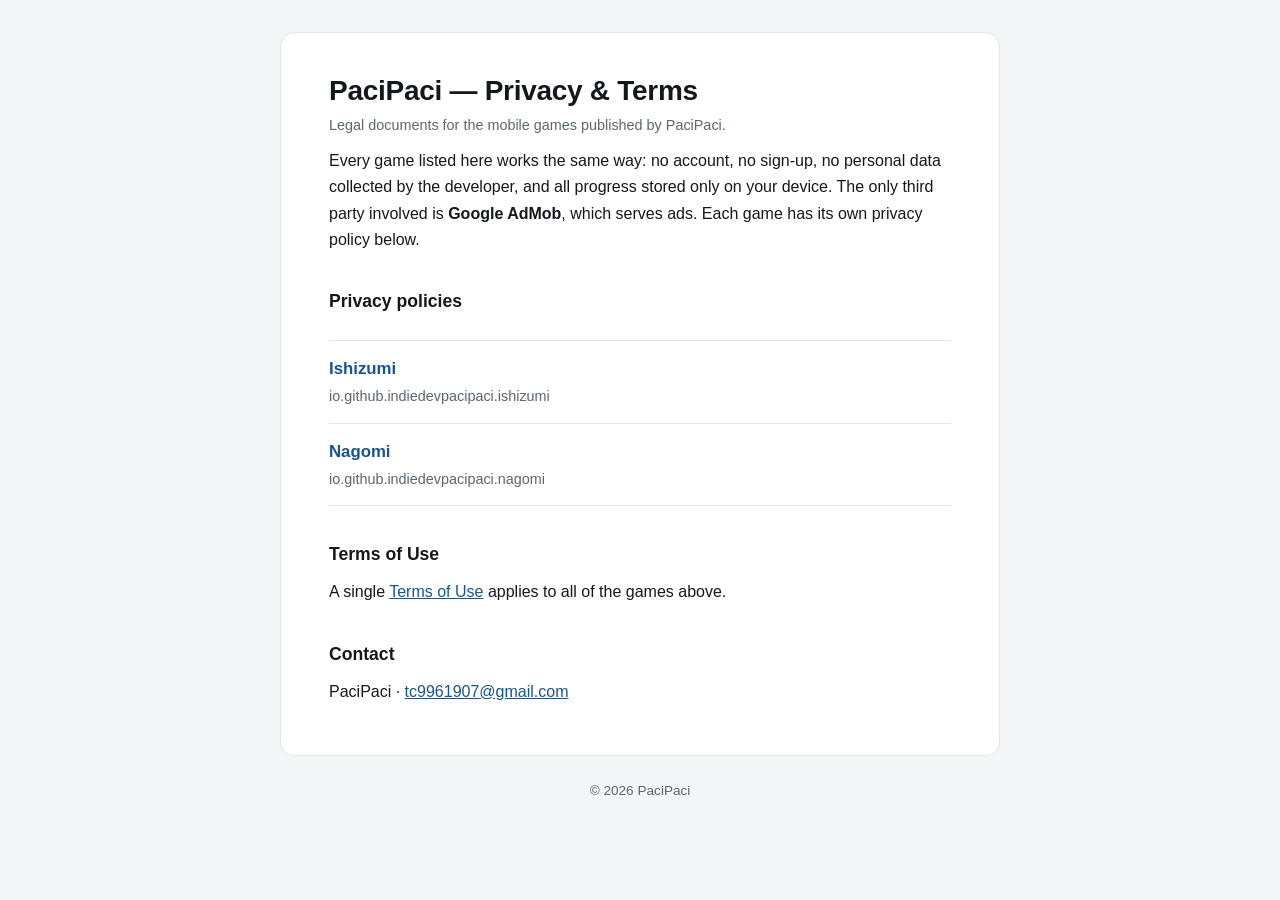
<file: index.html>
<!DOCTYPE html>
<html lang="en">
<head>
<meta charset="utf-8">
<meta name="viewport" content="width=device-width, initial-scale=1">
<title>PaciPaci — Legal</title>
<link rel="stylesheet" href="assets/style.css">
</head>
<body>
<main>
  <h1>PaciPaci — Privacy &amp; Terms</h1>
  <p class="meta">Legal documents for the mobile games published by PaciPaci.</p>

  <p>Every game listed here works the same way: no account, no sign-up, no personal
  data collected by the developer, and all progress stored only on your device.
  The only third party involved is <strong>Google AdMob</strong>, which serves ads.
  Each game has its own privacy policy below.</p>

  <h2>Privacy policies</h2>
  <ul class="games">
    <li>
      <a href="ishizumi/">Ishizumi</a>
      <span>io.github.indiedevpacipaci.ishizumi</span>
    </li>
    <li>
      <a href="nagomi/">Nagomi</a>
      <span>io.github.indiedevpacipaci.nagomi</span>
    </li>
  </ul>

  <h2>Terms of Use</h2>
  <p>A single <a href="terms/">Terms of Use</a> applies to all of the games above.</p>

  <h2>Contact</h2>
  <p>PaciPaci · <a href="mailto:tc9961907@gmail.com">tc9961907@gmail.com</a></p>
</main>
<footer>© 2026 PaciPaci</footer>
</body>
</html>
</file>
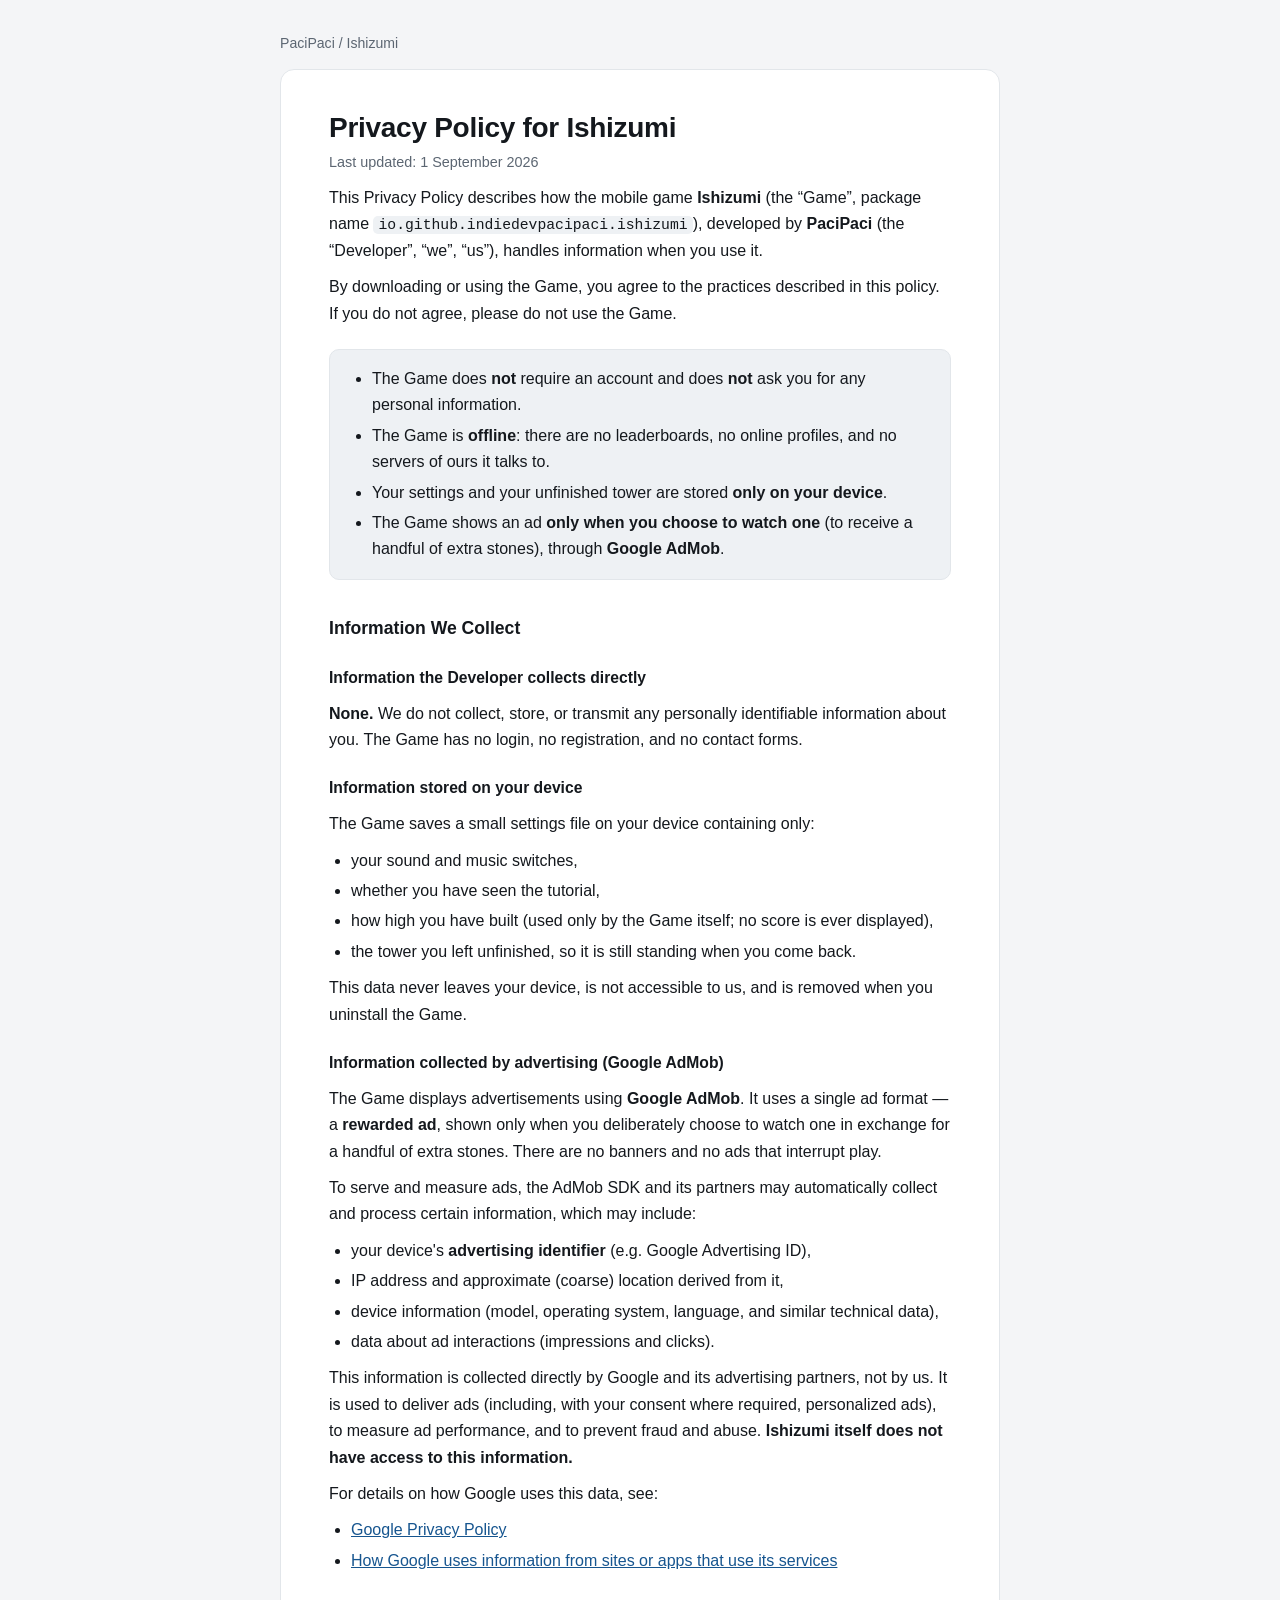
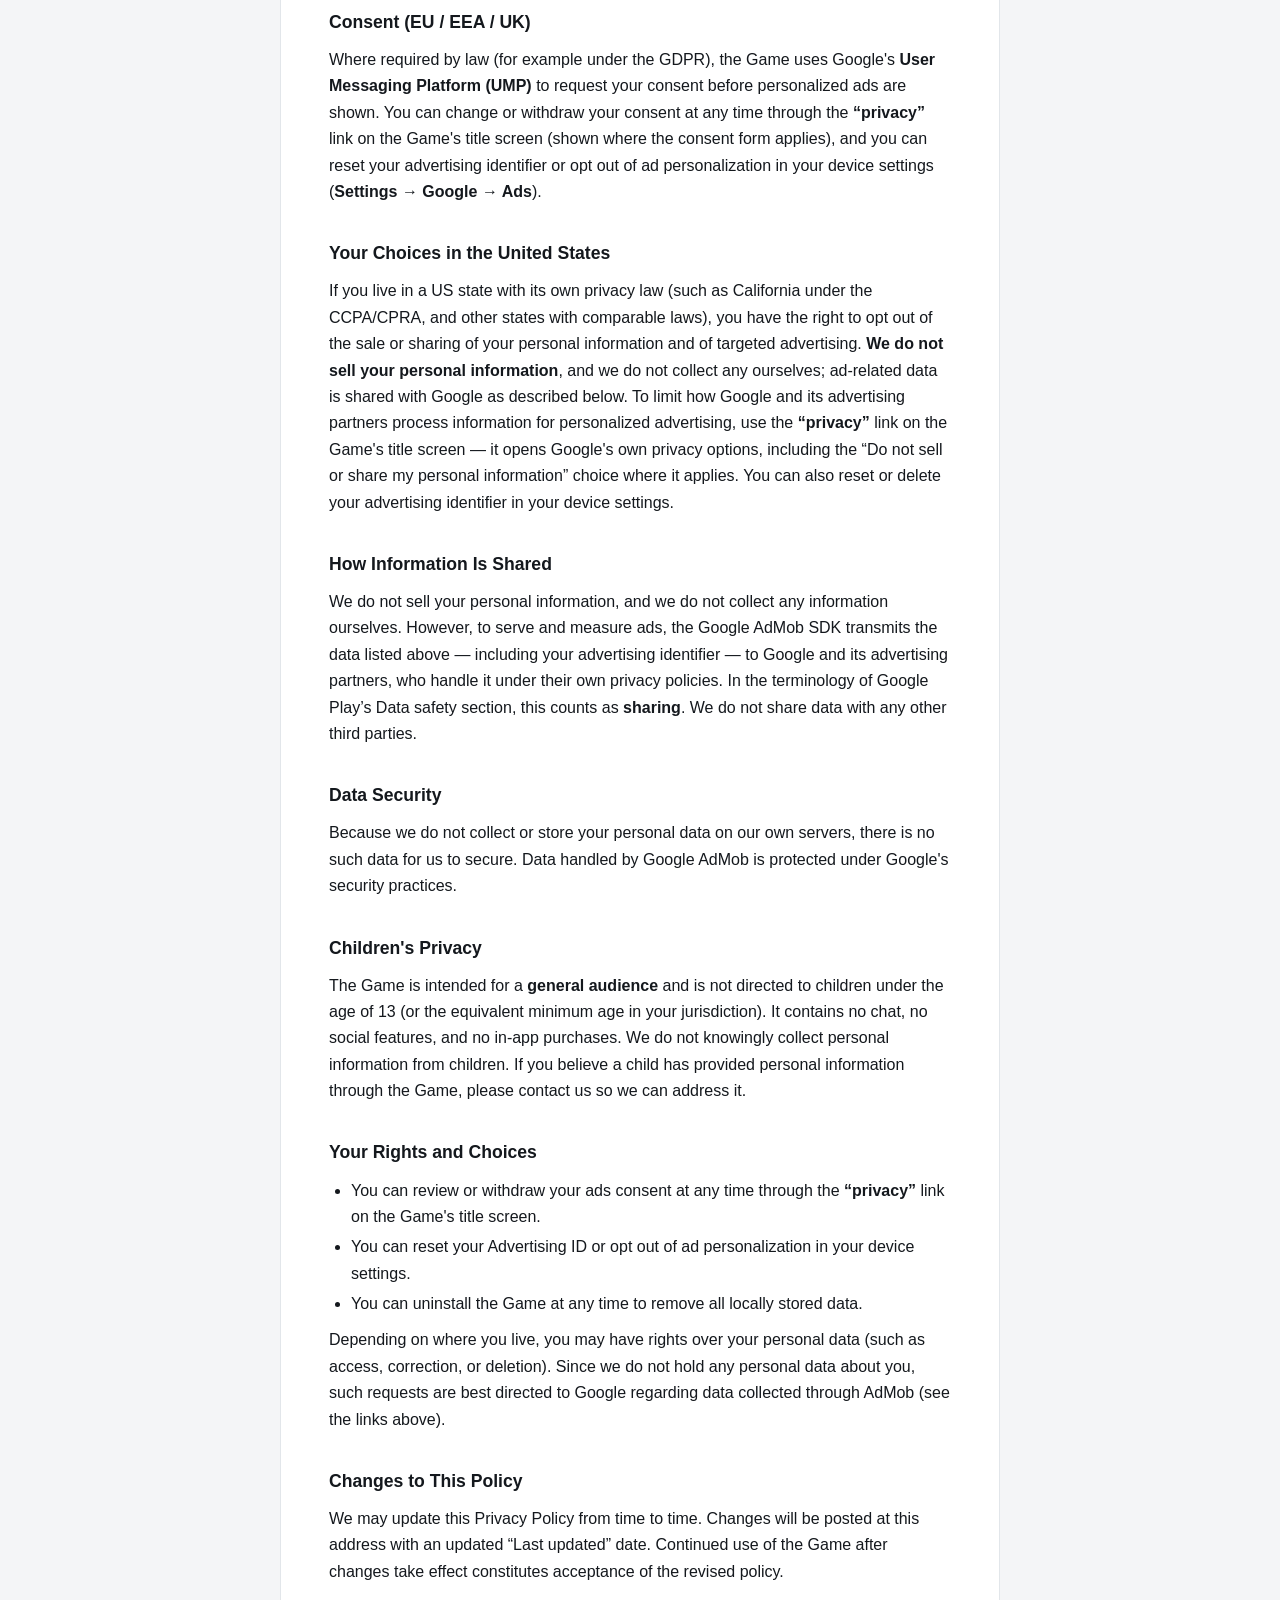
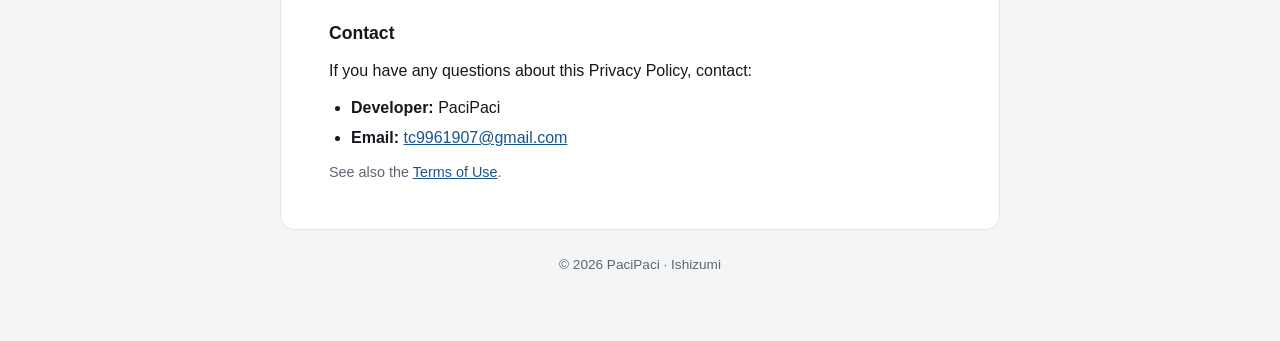
<file: ishizumi/index.html>
<!DOCTYPE html>
<html lang="en">
<head>
<meta charset="utf-8">
<meta name="viewport" content="width=device-width, initial-scale=1">
<title>Ishizumi — Privacy Policy</title>
<link rel="stylesheet" href="../assets/style.css">
</head>
<body>
<p class="crumb"><a href="../">PaciPaci</a> / Ishizumi</p>
<main>
  <h1>Privacy Policy for Ishizumi</h1>
  <p class="meta">Last updated: 1 September 2026</p>

  <p>This Privacy Policy describes how the mobile game <strong>Ishizumi</strong>
  (the &ldquo;Game&rdquo;, package name <code>io.github.indiedevpacipaci.ishizumi</code>),
  developed by <strong>PaciPaci</strong> (the &ldquo;Developer&rdquo;, &ldquo;we&rdquo;,
  &ldquo;us&rdquo;), handles information when you use it.</p>

  <p>By downloading or using the Game, you agree to the practices described in this
  policy. If you do not agree, please do not use the Game.</p>

  <div class="summary">
    <ul>
      <li>The Game does <strong>not</strong> require an account and does <strong>not</strong> ask you for any personal information.</li>
      <li>The Game is <strong>offline</strong>: there are no leaderboards, no online profiles, and no servers of ours it talks to.</li>
      <li>Your settings and your unfinished tower are stored <strong>only on your device</strong>.</li>
      <li>The Game shows an ad <strong>only when you choose to watch one</strong> (to receive a handful of extra stones), through <strong>Google AdMob</strong>.</li>
    </ul>
  </div>

  <h2>Information We Collect</h2>

  <h3>Information the Developer collects directly</h3>
  <p><strong>None.</strong> We do not collect, store, or transmit any personally
  identifiable information about you. The Game has no login, no registration, and no
  contact forms.</p>

  <h3>Information stored on your device</h3>
  <p>The Game saves a small settings file on your device containing only:</p>
  <ul>
    <li>your sound and music switches,</li>
    <li>whether you have seen the tutorial,</li>
    <li>how high you have built (used only by the Game itself; no score is ever displayed),</li>
    <li>the tower you left unfinished, so it is still standing when you come back.</li>
  </ul>
  <p>This data never leaves your device, is not accessible to us, and is removed when
  you uninstall the Game.</p>

  <h3>Information collected by advertising (Google AdMob)</h3>
  <p>The Game displays advertisements using <strong>Google AdMob</strong>. It uses a
  single ad format — a <strong>rewarded ad</strong>, shown only when you deliberately
  choose to watch one in exchange for a handful of extra stones. There are no banners
  and no ads that interrupt play.</p>

  <p>To serve and measure ads, the AdMob SDK and its partners may automatically collect
  and process certain information, which may include:</p>
  <ul>
    <li>your device's <strong>advertising identifier</strong> (e.g. Google Advertising ID),</li>
    <li>IP address and approximate (coarse) location derived from it,</li>
    <li>device information (model, operating system, language, and similar technical data),</li>
    <li>data about ad interactions (impressions and clicks).</li>
  </ul>

  <p>This information is collected directly by Google and its advertising partners, not
  by us. It is used to deliver ads (including, with your consent where required,
  personalized ads), to measure ad performance, and to prevent fraud and abuse.
  <strong>Ishizumi itself does not have access to this information.</strong></p>

  <p>For details on how Google uses this data, see:</p>
  <ul>
    <li><a href="https://policies.google.com/privacy">Google Privacy Policy</a></li>
    <li><a href="https://policies.google.com/technologies/partner-sites">How Google uses information from sites or apps that use its services</a></li>
  </ul>

  <h2>Consent (EU / EEA / UK)</h2>
  <p>Where required by law (for example under the GDPR), the Game uses Google's
  <strong>User Messaging Platform (UMP)</strong> to request your consent before
  personalized ads are shown. You can change or withdraw your consent at any time
  through the <strong>&ldquo;privacy&rdquo;</strong> link on the Game's title screen
  (shown where the consent form applies), and you can reset your advertising identifier
  or opt out of ad personalization in your device settings
  (<strong>Settings → Google → Ads</strong>).</p>

  <h2>Your Choices in the United States</h2>
  <p>If you live in a US state with its own privacy law (such as California under the
  CCPA/CPRA, and other states with comparable laws), you have the right to opt out of
  the sale or sharing of your personal information and of targeted advertising.
  <strong>We do not sell your personal information</strong>, and we do not collect any
  ourselves; ad-related data is shared with Google as described below. To limit how
  Google and its advertising partners process information for personalized
  advertising, use the <strong>&ldquo;privacy&rdquo;</strong> link on the
  Game's title screen &mdash; it opens Google's own privacy options, including the
  &ldquo;Do not sell or share my personal information&rdquo; choice where it applies.
  You can also reset or delete your advertising identifier in your device settings.</p>

  <h2>How Information Is Shared</h2>
  <p>We do not sell your personal information, and we do not collect any information
  ourselves. However, to serve and measure ads, the Google AdMob SDK transmits the data
  listed above &mdash; including your advertising identifier &mdash; to Google and its
  advertising partners, who handle it under their own privacy policies. In the
  terminology of Google Play&rsquo;s Data safety section, this counts as
  <strong>sharing</strong>. We do not share data with any other third parties.</p>

  <h2>Data Security</h2>
  <p>Because we do not collect or store your personal data on our own servers, there is
  no such data for us to secure. Data handled by Google AdMob is protected under
  Google's security practices.</p>

  <h2>Children's Privacy</h2>
  <p>The Game is intended for a <strong>general audience</strong> and is not directed to
  children under the age of 13 (or the equivalent minimum age in your jurisdiction). It
  contains no chat, no social features, and no in-app purchases. We do not knowingly
  collect personal information from children. If you believe a child has provided
  personal information through the Game, please contact us so we can address it.</p>

  <h2>Your Rights and Choices</h2>
  <ul>
    <li>You can review or withdraw your ads consent at any time through the
    <strong>&ldquo;privacy&rdquo;</strong> link on the Game's title screen.</li>
    <li>You can reset your Advertising ID or opt out of ad personalization in your
    device settings.</li>
    <li>You can uninstall the Game at any time to remove all locally stored data.</li>
  </ul>
  <p>Depending on where you live, you may have rights over your personal data (such as
  access, correction, or deletion). Since we do not hold any personal data about you,
  such requests are best directed to Google regarding data collected through AdMob (see
  the links above).</p>

  <h2>Changes to This Policy</h2>
  <p>We may update this Privacy Policy from time to time. Changes will be posted at this
  address with an updated &ldquo;Last updated&rdquo; date. Continued use of the Game
  after changes take effect constitutes acceptance of the revised policy.</p>

  <h2>Contact</h2>
  <p>If you have any questions about this Privacy Policy, contact:</p>
  <ul>
    <li><strong>Developer:</strong> PaciPaci</li>
    <li><strong>Email:</strong> <a href="mailto:tc9961907@gmail.com">tc9961907@gmail.com</a></li>
  </ul>

  <p class="meta">See also the <a href="../terms/">Terms of Use</a>.</p>
</main>
<footer>© 2026 PaciPaci · Ishizumi</footer>
</body>
</html>
</file>
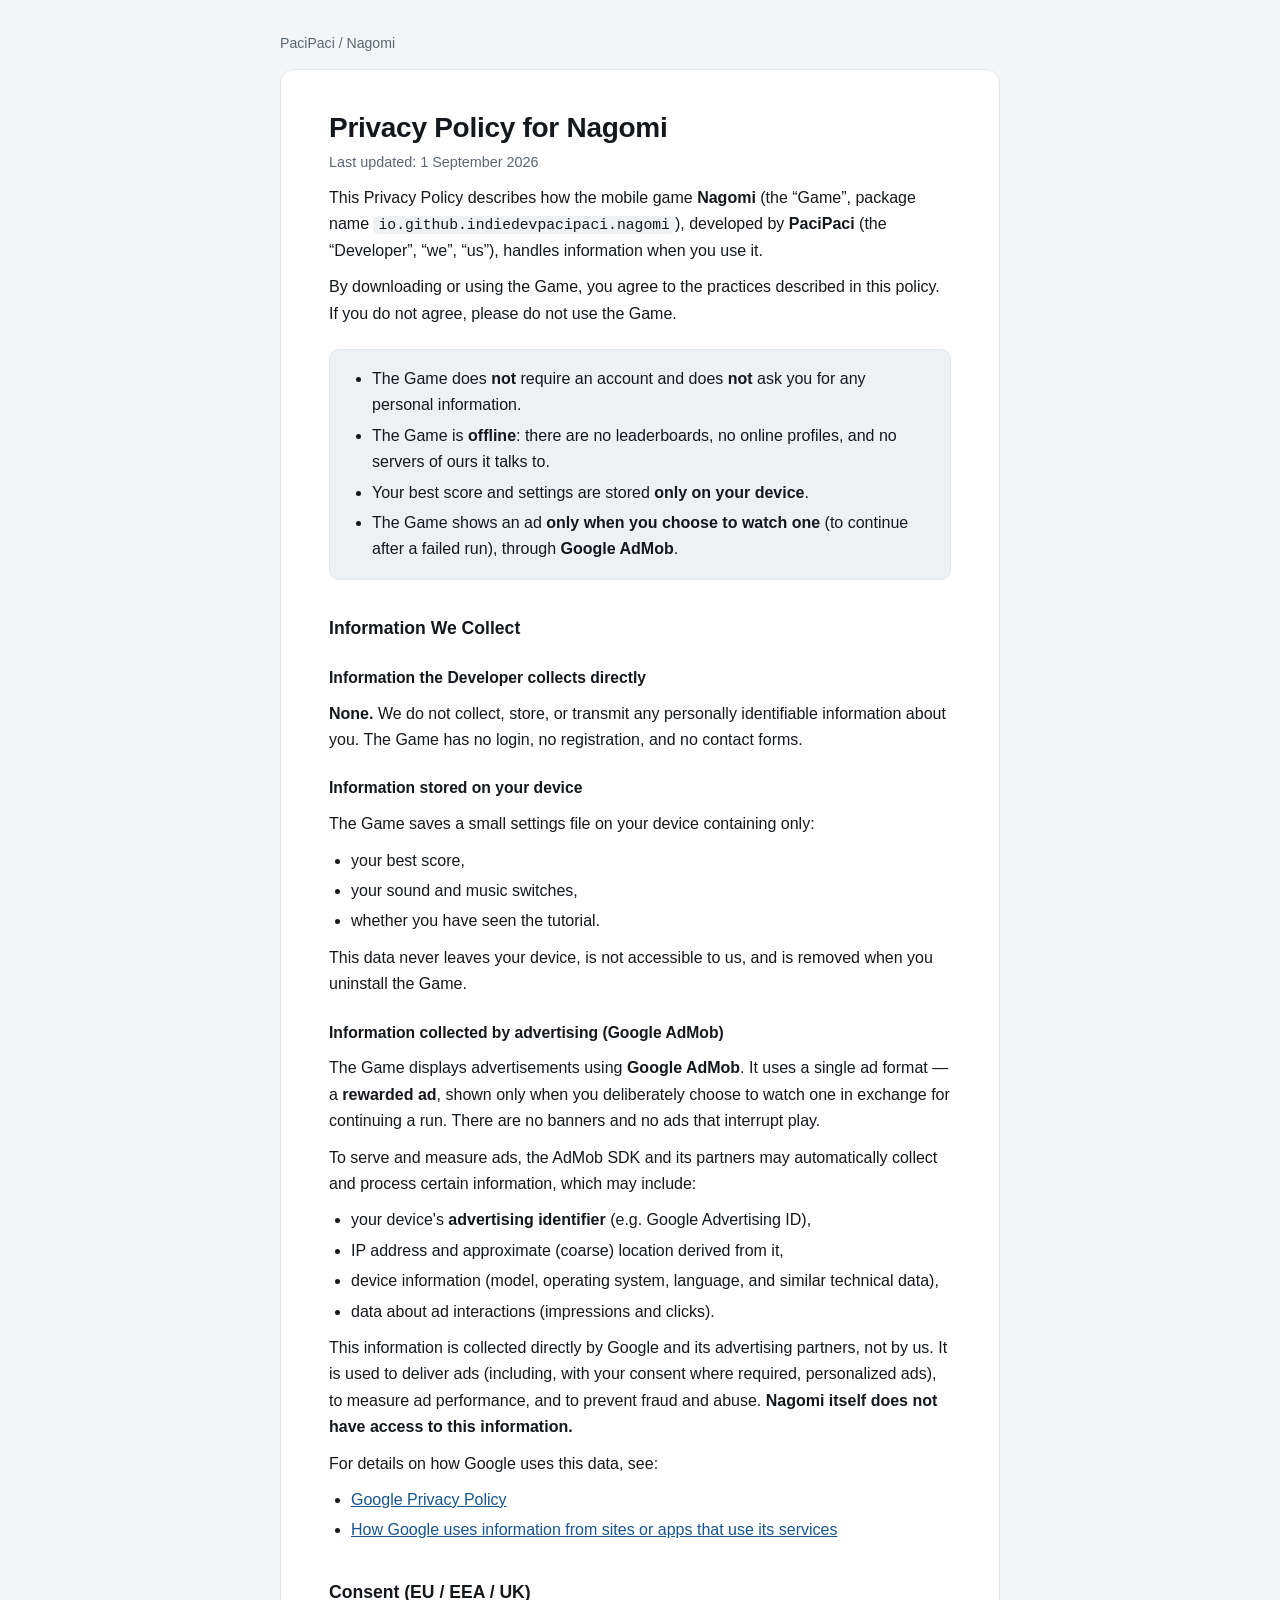
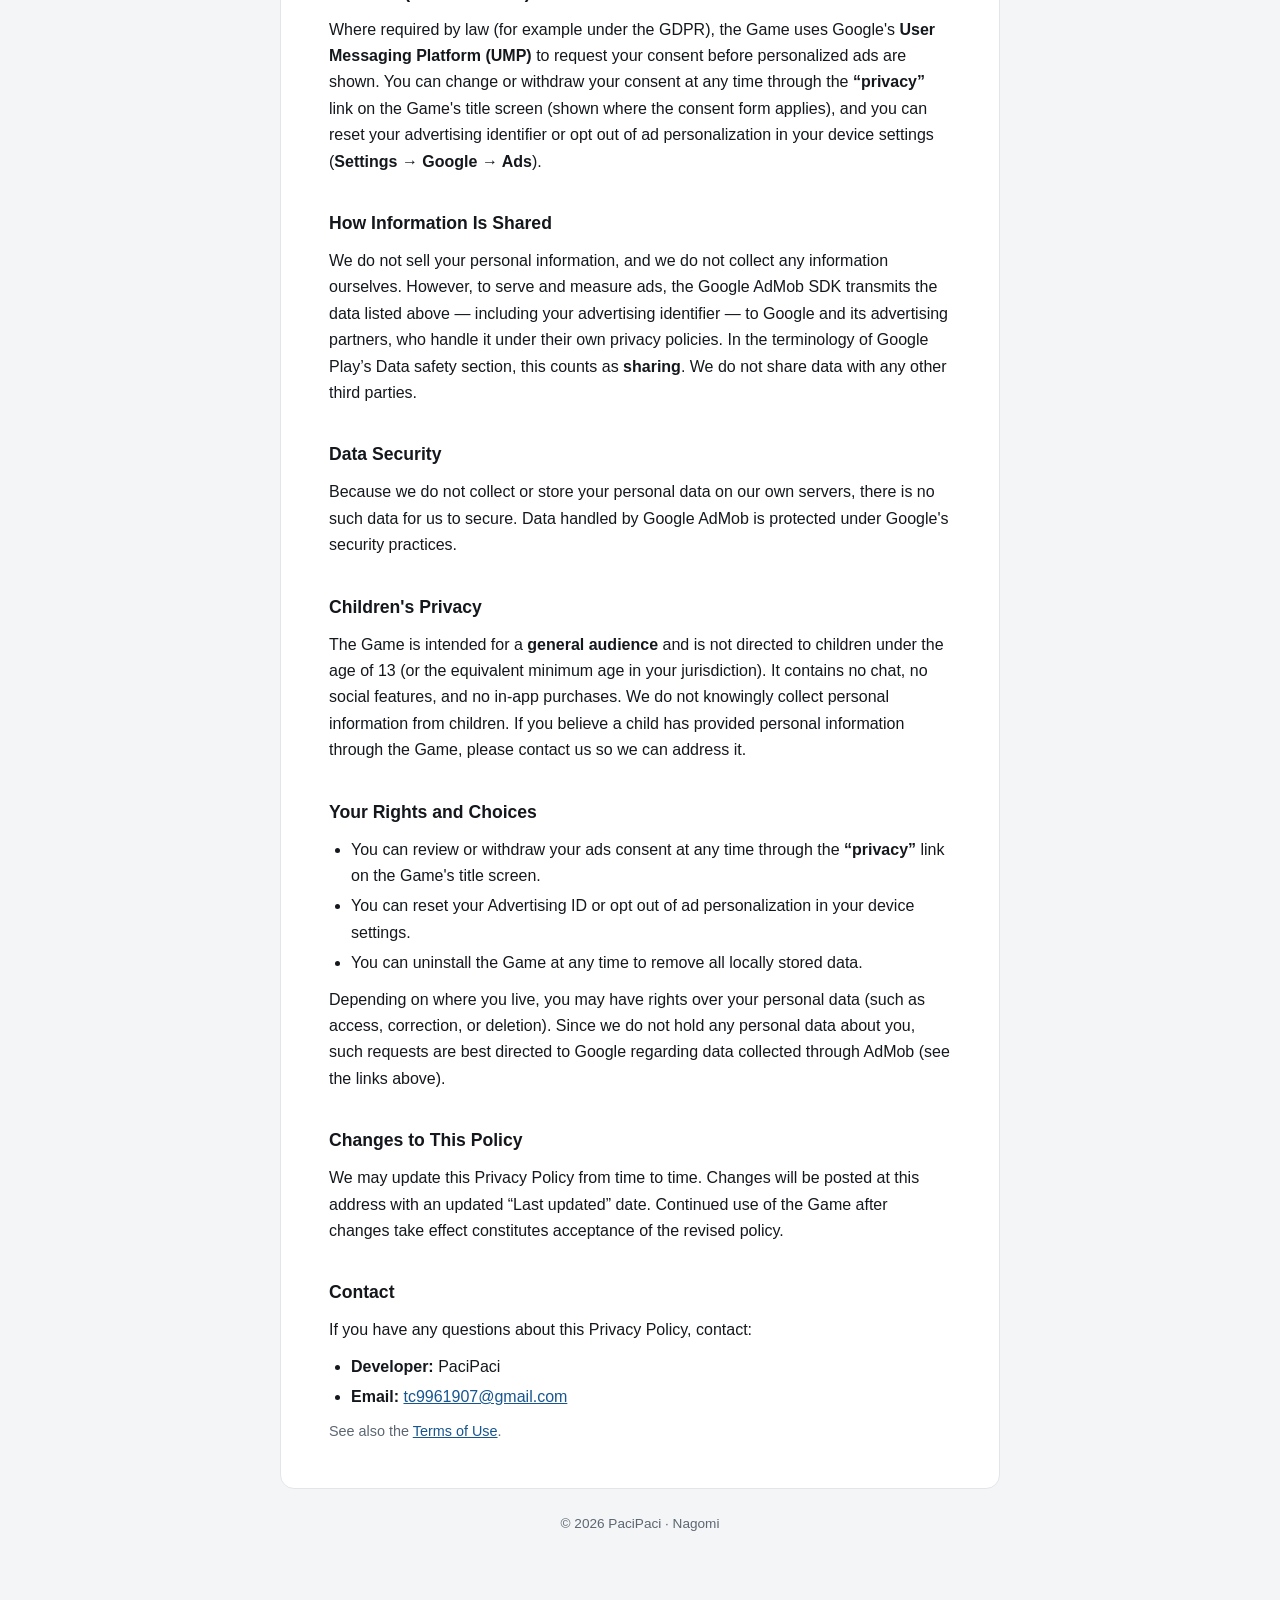
<file: nagomi/index.html>
<!DOCTYPE html>
<html lang="en">
<head>
<meta charset="utf-8">
<meta name="viewport" content="width=device-width, initial-scale=1">
<title>Nagomi — Privacy Policy</title>
<link rel="stylesheet" href="../assets/style.css">
</head>
<body>
<p class="crumb"><a href="../">PaciPaci</a> / Nagomi</p>
<main>
  <h1>Privacy Policy for Nagomi</h1>
  <p class="meta">Last updated: 1 September 2026</p>

  <p>This Privacy Policy describes how the mobile game <strong>Nagomi</strong>
  (the &ldquo;Game&rdquo;, package name <code>io.github.indiedevpacipaci.nagomi</code>),
  developed by <strong>PaciPaci</strong> (the &ldquo;Developer&rdquo;, &ldquo;we&rdquo;,
  &ldquo;us&rdquo;), handles information when you use it.</p>

  <p>By downloading or using the Game, you agree to the practices described in this
  policy. If you do not agree, please do not use the Game.</p>

  <div class="summary">
    <ul>
      <li>The Game does <strong>not</strong> require an account and does <strong>not</strong> ask you for any personal information.</li>
      <li>The Game is <strong>offline</strong>: there are no leaderboards, no online profiles, and no servers of ours it talks to.</li>
      <li>Your best score and settings are stored <strong>only on your device</strong>.</li>
      <li>The Game shows an ad <strong>only when you choose to watch one</strong> (to continue after a failed run), through <strong>Google AdMob</strong>.</li>
    </ul>
  </div>

  <h2>Information We Collect</h2>

  <h3>Information the Developer collects directly</h3>
  <p><strong>None.</strong> We do not collect, store, or transmit any personally
  identifiable information about you. The Game has no login, no registration, and no
  contact forms.</p>

  <h3>Information stored on your device</h3>
  <p>The Game saves a small settings file on your device containing only:</p>
  <ul>
    <li>your best score,</li>
    <li>your sound and music switches,</li>
    <li>whether you have seen the tutorial.</li>
  </ul>
  <p>This data never leaves your device, is not accessible to us, and is removed when
  you uninstall the Game.</p>

  <h3>Information collected by advertising (Google AdMob)</h3>
  <p>The Game displays advertisements using <strong>Google AdMob</strong>. It uses a
  single ad format — a <strong>rewarded ad</strong>, shown only when you deliberately
  choose to watch one in exchange for continuing a run. There are no banners and no ads
  that interrupt play.</p>

  <p>To serve and measure ads, the AdMob SDK and its partners may automatically collect
  and process certain information, which may include:</p>
  <ul>
    <li>your device's <strong>advertising identifier</strong> (e.g. Google Advertising ID),</li>
    <li>IP address and approximate (coarse) location derived from it,</li>
    <li>device information (model, operating system, language, and similar technical data),</li>
    <li>data about ad interactions (impressions and clicks).</li>
  </ul>

  <p>This information is collected directly by Google and its advertising partners, not
  by us. It is used to deliver ads (including, with your consent where required,
  personalized ads), to measure ad performance, and to prevent fraud and abuse.
  <strong>Nagomi itself does not have access to this information.</strong></p>

  <p>For details on how Google uses this data, see:</p>
  <ul>
    <li><a href="https://policies.google.com/privacy">Google Privacy Policy</a></li>
    <li><a href="https://policies.google.com/technologies/partner-sites">How Google uses information from sites or apps that use its services</a></li>
  </ul>

  <h2>Consent (EU / EEA / UK)</h2>
  <p>Where required by law (for example under the GDPR), the Game uses Google's
  <strong>User Messaging Platform (UMP)</strong> to request your consent before
  personalized ads are shown. You can change or withdraw your consent at any time
  through the <strong>&ldquo;privacy&rdquo;</strong> link on the Game's title screen
  (shown where the consent form applies), and you can reset your advertising identifier
  or opt out of ad personalization in your device settings
  (<strong>Settings → Google → Ads</strong>).</p>

  <h2>How Information Is Shared</h2>
  <p>We do not sell your personal information, and we do not collect any information
  ourselves. However, to serve and measure ads, the Google AdMob SDK transmits the data
  listed above &mdash; including your advertising identifier &mdash; to Google and its
  advertising partners, who handle it under their own privacy policies. In the
  terminology of Google Play&rsquo;s Data safety section, this counts as
  <strong>sharing</strong>. We do not share data with any other third parties.</p>

  <h2>Data Security</h2>
  <p>Because we do not collect or store your personal data on our own servers, there is
  no such data for us to secure. Data handled by Google AdMob is protected under
  Google's security practices.</p>

  <h2>Children's Privacy</h2>
  <p>The Game is intended for a <strong>general audience</strong> and is not directed to
  children under the age of 13 (or the equivalent minimum age in your jurisdiction). It
  contains no chat, no social features, and no in-app purchases. We do not knowingly
  collect personal information from children. If you believe a child has provided
  personal information through the Game, please contact us so we can address it.</p>

  <h2>Your Rights and Choices</h2>
  <ul>
    <li>You can review or withdraw your ads consent at any time through the
    <strong>&ldquo;privacy&rdquo;</strong> link on the Game's title screen.</li>
    <li>You can reset your Advertising ID or opt out of ad personalization in your
    device settings.</li>
    <li>You can uninstall the Game at any time to remove all locally stored data.</li>
  </ul>
  <p>Depending on where you live, you may have rights over your personal data (such as
  access, correction, or deletion). Since we do not hold any personal data about you,
  such requests are best directed to Google regarding data collected through AdMob (see
  the links above).</p>

  <h2>Changes to This Policy</h2>
  <p>We may update this Privacy Policy from time to time. Changes will be posted at this
  address with an updated &ldquo;Last updated&rdquo; date. Continued use of the Game
  after changes take effect constitutes acceptance of the revised policy.</p>

  <h2>Contact</h2>
  <p>If you have any questions about this Privacy Policy, contact:</p>
  <ul>
    <li><strong>Developer:</strong> PaciPaci</li>
    <li><strong>Email:</strong> <a href="mailto:tc9961907@gmail.com">tc9961907@gmail.com</a></li>
  </ul>

  <p class="meta">See also the <a href="../terms/">Terms of Use</a>.</p>
</main>
<footer>© 2026 PaciPaci · Nagomi</footer>
</body>
</html>
</file>
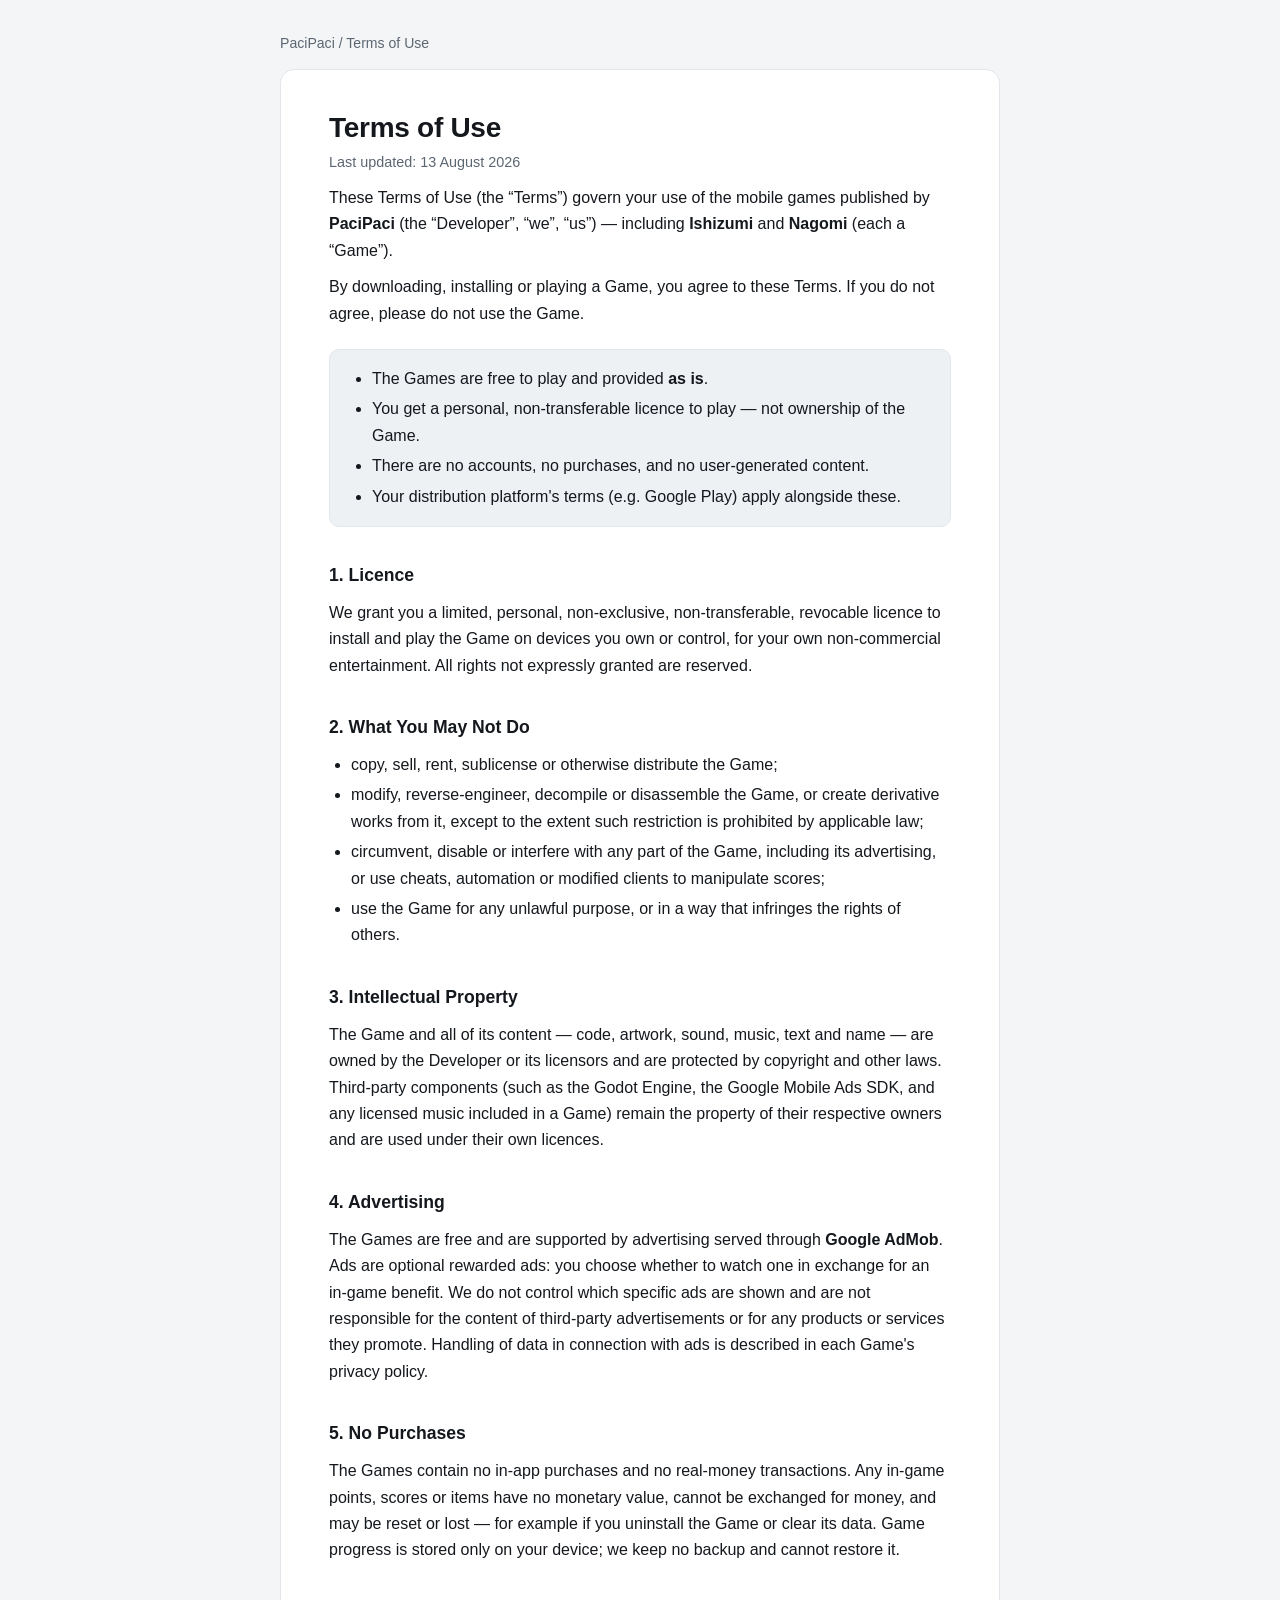
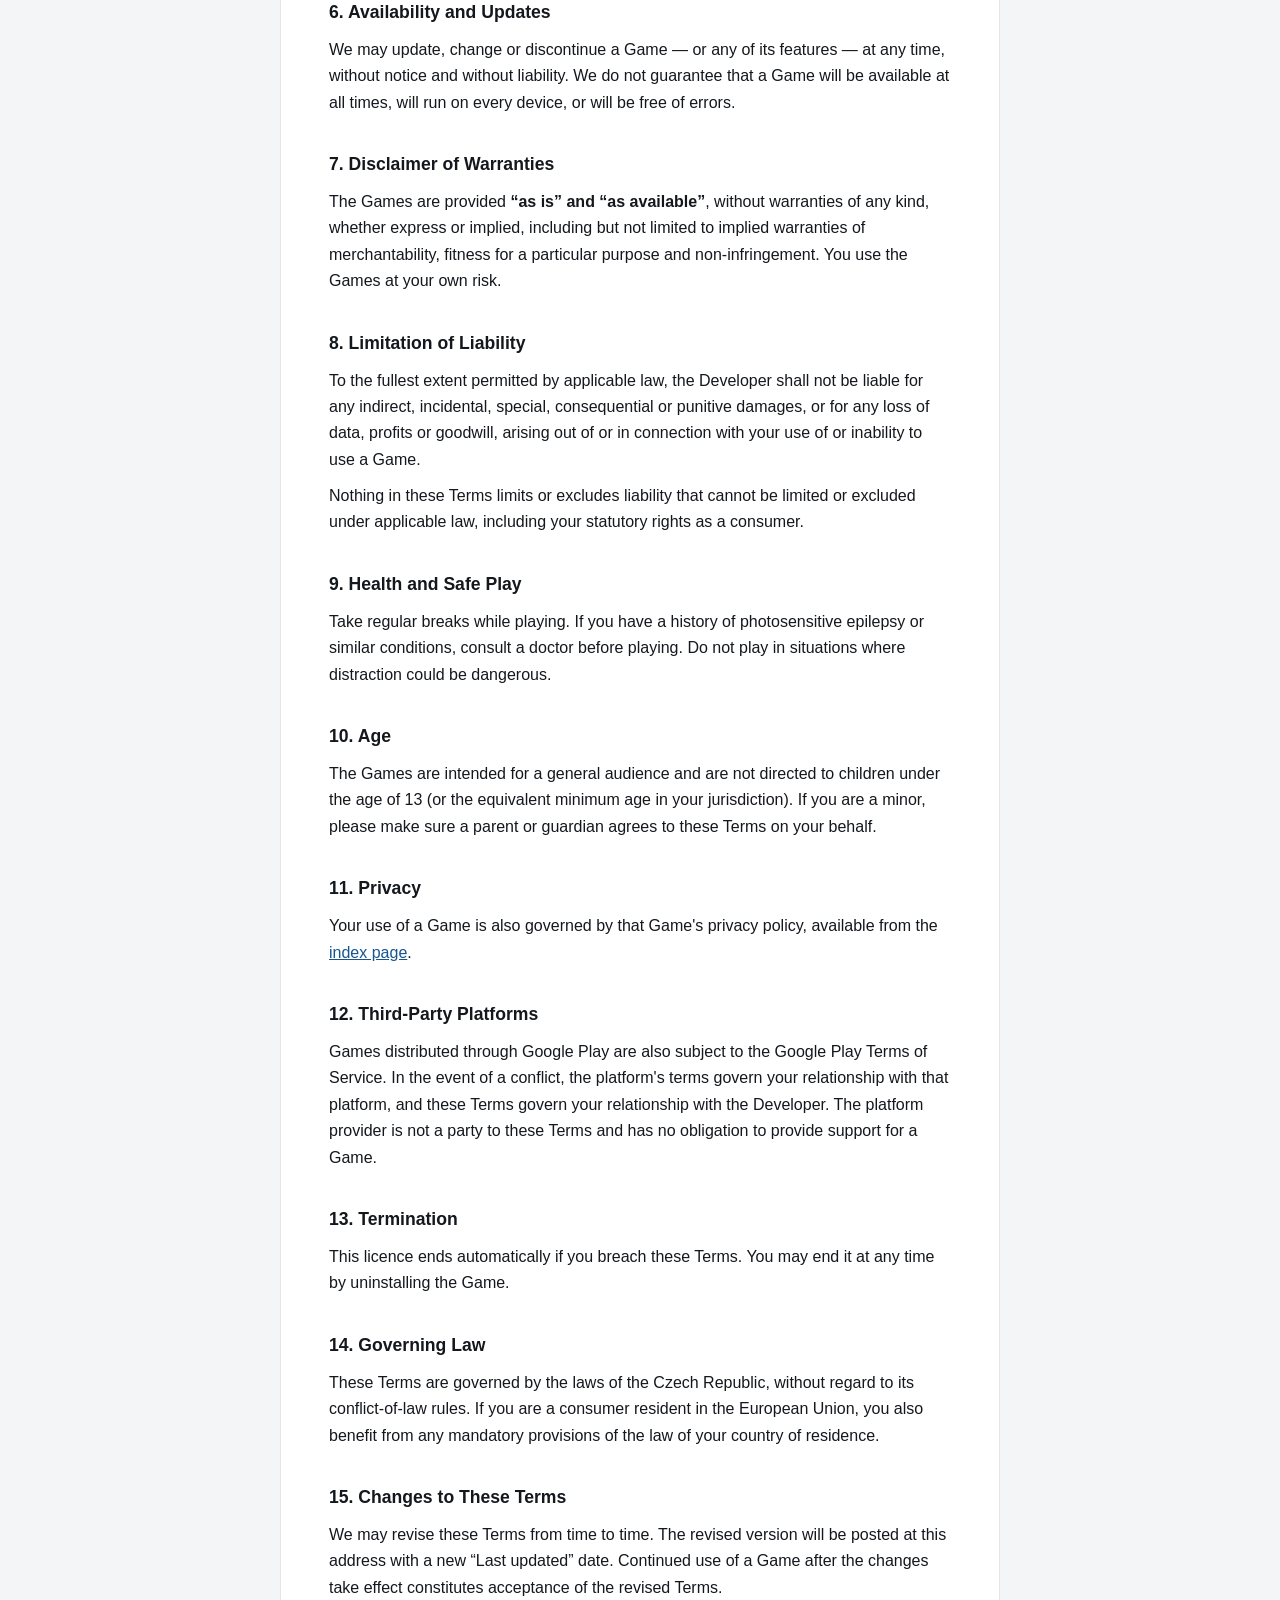
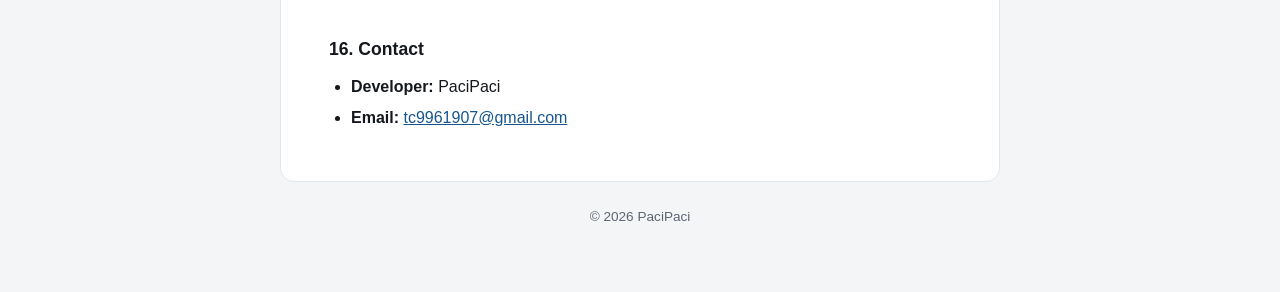
<file: terms/index.html>
<!DOCTYPE html>
<html lang="en">
<head>
<meta charset="utf-8">
<meta name="viewport" content="width=device-width, initial-scale=1">
<title>PaciPaci — Terms of Use</title>
<link rel="stylesheet" href="../assets/style.css">
</head>
<body>
<p class="crumb"><a href="../">PaciPaci</a> / Terms of Use</p>
<main>
  <h1>Terms of Use</h1>
  <p class="meta">Last updated: 13 August 2026</p>

  <p>These Terms of Use (the &ldquo;Terms&rdquo;) govern your use of the mobile games
  published by <strong>PaciPaci</strong> (the &ldquo;Developer&rdquo;, &ldquo;we&rdquo;,
  &ldquo;us&rdquo;) — including <strong>Ishizumi</strong> and <strong>Nagomi</strong> (each a
  &ldquo;Game&rdquo;).</p>

  <p>By downloading, installing or playing a Game, you agree to these Terms. If you do
  not agree, please do not use the Game.</p>

  <div class="summary">
    <ul>
      <li>The Games are free to play and provided <strong>as is</strong>.</li>
      <li>You get a personal, non-transferable licence to play — not ownership of the Game.</li>
      <li>There are no accounts, no purchases, and no user-generated content.</li>
      <li>Your distribution platform's terms (e.g. Google Play) apply alongside these.</li>
    </ul>
  </div>

  <h2>1. Licence</h2>
  <p>We grant you a limited, personal, non-exclusive, non-transferable, revocable
  licence to install and play the Game on devices you own or control, for your own
  non-commercial entertainment. All rights not expressly granted are reserved.</p>

  <h2>2. What You May Not Do</h2>
  <ul>
    <li>copy, sell, rent, sublicense or otherwise distribute the Game;</li>
    <li>modify, reverse-engineer, decompile or disassemble the Game, or create derivative
    works from it, except to the extent such restriction is prohibited by applicable law;</li>
    <li>circumvent, disable or interfere with any part of the Game, including its
    advertising, or use cheats, automation or modified clients to manipulate scores;</li>
    <li>use the Game for any unlawful purpose, or in a way that infringes the rights of
    others.</li>
  </ul>

  <h2>3. Intellectual Property</h2>
  <p>The Game and all of its content — code, artwork, sound, music, text and name — are
  owned by the Developer or its licensors and are protected by copyright and other laws.
  Third-party components (such as the Godot Engine, the Google Mobile Ads SDK, and any
  licensed music included in a Game) remain the property of their respective owners and
  are used under their own licences.</p>

  <h2>4. Advertising</h2>
  <p>The Games are free and are supported by advertising served through
  <strong>Google AdMob</strong>. Ads are optional rewarded ads: you choose whether to
  watch one in exchange for an in-game benefit. We do not control which specific ads are
  shown and are not responsible for the content of third-party advertisements or for any
  products or services they promote. Handling of data in connection with ads is described
  in each Game's privacy policy.</p>

  <h2>5. No Purchases</h2>
  <p>The Games contain no in-app purchases and no real-money transactions. Any in-game
  points, scores or items have no monetary value, cannot be exchanged for money, and may
  be reset or lost — for example if you uninstall the Game or clear its data. Game
  progress is stored only on your device; we keep no backup and cannot restore it.</p>

  <h2>6. Availability and Updates</h2>
  <p>We may update, change or discontinue a Game — or any of its features — at any time,
  without notice and without liability. We do not guarantee that a Game will be available
  at all times, will run on every device, or will be free of errors.</p>

  <h2>7. Disclaimer of Warranties</h2>
  <p>The Games are provided <strong>&ldquo;as is&rdquo; and &ldquo;as available&rdquo;</strong>,
  without warranties of any kind, whether express or implied, including but not limited to
  implied warranties of merchantability, fitness for a particular purpose and
  non-infringement. You use the Games at your own risk.</p>

  <h2>8. Limitation of Liability</h2>
  <p>To the fullest extent permitted by applicable law, the Developer shall not be liable
  for any indirect, incidental, special, consequential or punitive damages, or for any
  loss of data, profits or goodwill, arising out of or in connection with your use of or
  inability to use a Game.</p>
  <p>Nothing in these Terms limits or excludes liability that cannot be limited or
  excluded under applicable law, including your statutory rights as a consumer.</p>

  <h2>9. Health and Safe Play</h2>
  <p>Take regular breaks while playing. If you have a history of photosensitive epilepsy
  or similar conditions, consult a doctor before playing. Do not play in situations where
  distraction could be dangerous.</p>

  <h2>10. Age</h2>
  <p>The Games are intended for a general audience and are not directed to children under
  the age of 13 (or the equivalent minimum age in your jurisdiction). If you are a minor,
  please make sure a parent or guardian agrees to these Terms on your behalf.</p>

  <h2>11. Privacy</h2>
  <p>Your use of a Game is also governed by that Game's privacy policy, available from the
  <a href="../">index page</a>.</p>

  <h2>12. Third-Party Platforms</h2>
  <p>Games distributed through Google Play are also subject to the Google Play Terms of
  Service. In the event of a conflict, the platform's terms govern your relationship with
  that platform, and these Terms govern your relationship with the Developer. The platform
  provider is not a party to these Terms and has no obligation to provide support for a
  Game.</p>

  <h2>13. Termination</h2>
  <p>This licence ends automatically if you breach these Terms. You may end it at any time
  by uninstalling the Game.</p>

  <h2>14. Governing Law</h2>
  <p>These Terms are governed by the laws of the Czech Republic, without regard to its
  conflict-of-law rules. If you are a consumer resident in the European Union, you also
  benefit from any mandatory provisions of the law of your country of residence.</p>

  <h2>15. Changes to These Terms</h2>
  <p>We may revise these Terms from time to time. The revised version will be posted at
  this address with a new &ldquo;Last updated&rdquo; date. Continued use of a Game after
  the changes take effect constitutes acceptance of the revised Terms.</p>

  <h2>16. Contact</h2>
  <ul>
    <li><strong>Developer:</strong> PaciPaci</li>
    <li><strong>Email:</strong> <a href="mailto:tc9961907@gmail.com">tc9961907@gmail.com</a></li>
  </ul>
</main>
<footer>© 2026 PaciPaci</footer>
</body>
</html>
</file>
<file: assets/style.css>
/* Sdílený vzhled pro všechny stránky. Jedna změna tady = změna všude. */

:root {
  color-scheme: light dark;
  --bg: #f4f5f7;
  --card: #ffffff;
  --text: #14181d;
  --muted: #5c6672;
  --border: #e2e6ea;
  --link: #16558f;
  --mark: #eef1f4;
}

@media (prefers-color-scheme: dark) {
  :root {
    --bg: #0c0f13;
    --card: #14191f;
    --text: #e6eaef;
    --muted: #97a1ac;
    --border: #232a32;
    --link: #79b8ff;
    --mark: #1b2129;
  }
}

* { box-sizing: border-box; }

body {
  margin: 0;
  padding: 32px 16px 64px;
  background: var(--bg);
  color: var(--text);
  font: 16px/1.65 -apple-system, BlinkMacSystemFont, "Segoe UI", Roboto, Helvetica, Arial, sans-serif;
}

main {
  max-width: 720px;
  margin: 0 auto;
  background: var(--card);
  border: 1px solid var(--border);
  border-radius: 14px;
  padding: 40px clamp(20px, 5vw, 48px);
}

h1 { font-size: 1.75rem; line-height: 1.25; margin: 0 0 6px; letter-spacing: -0.01em; }
h2 { font-size: 1.1rem; margin: 34px 0 8px; }
h3 { font-size: 0.98rem; margin: 22px 0 6px; }
p, ul { margin: 10px 0; }
ul { padding-left: 22px; }
li { margin: 4px 0; }

a { color: var(--link); word-break: break-word; }

.meta { color: var(--muted); font-size: 0.9rem; margin: 0 0 4px; }

.crumb {
  max-width: 720px;
  margin: 0 auto 14px;
  font-size: 0.88rem;
  color: var(--muted);
}
.crumb a { color: var(--muted); text-decoration: none; }
.crumb a:hover { text-decoration: underline; }

.summary {
  background: var(--mark);
  border: 1px solid var(--border);
  border-radius: 10px;
  padding: 6px 20px;
  margin: 22px 0;
}

code {
  background: var(--mark);
  border-radius: 5px;
  padding: 1px 5px;
  font-size: 0.92em;
}

/* Rozcestník na úvodní stránce */
.games { list-style: none; padding: 0; margin: 24px 0 0; }
.games li {
  border-top: 1px solid var(--border);
  padding: 14px 0;
  margin: 0;
}
.games li:last-child { border-bottom: 1px solid var(--border); }
.games a { font-weight: 600; text-decoration: none; font-size: 1.05rem; }
.games a:hover { text-decoration: underline; }
.games span { display: block; color: var(--muted); font-size: 0.9rem; margin-top: 2px; }

footer {
  max-width: 720px;
  margin: 24px auto 0;
  text-align: center;
  color: var(--muted);
  font-size: 0.85rem;
}
</file>
